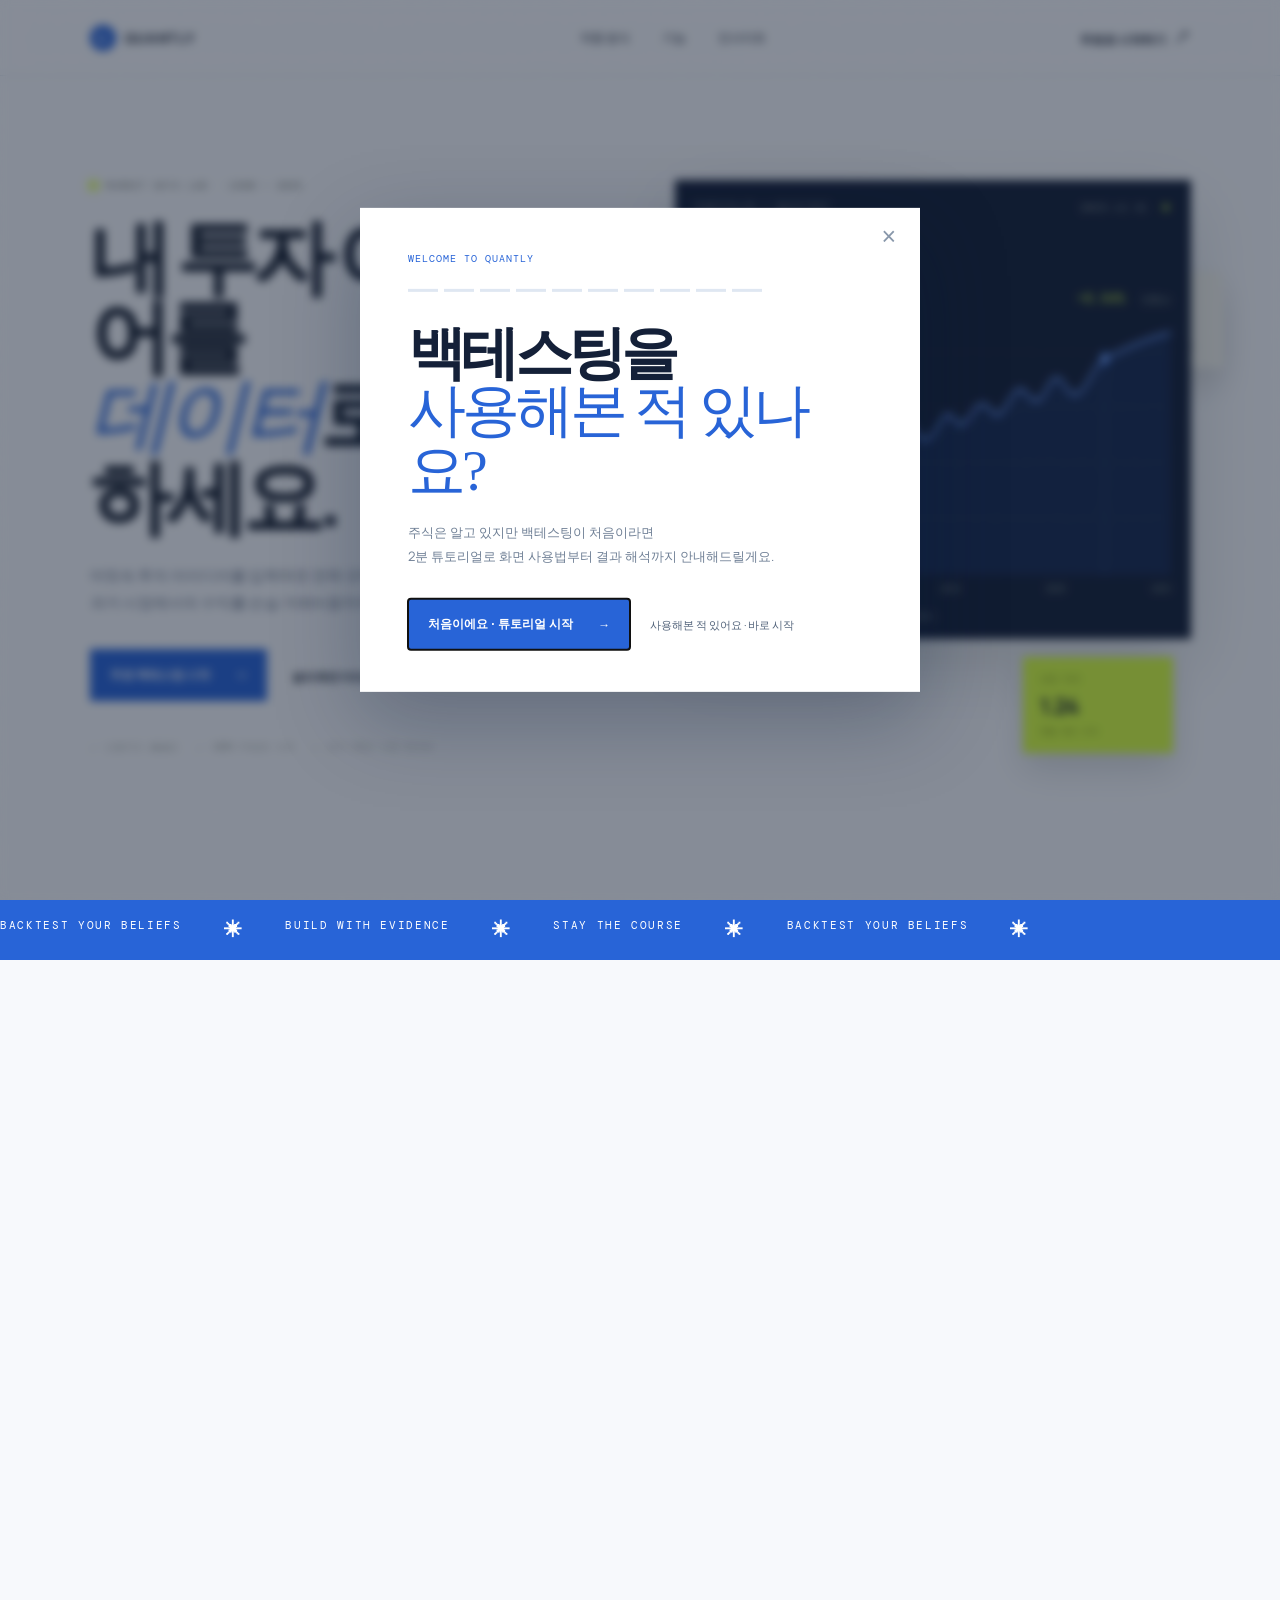
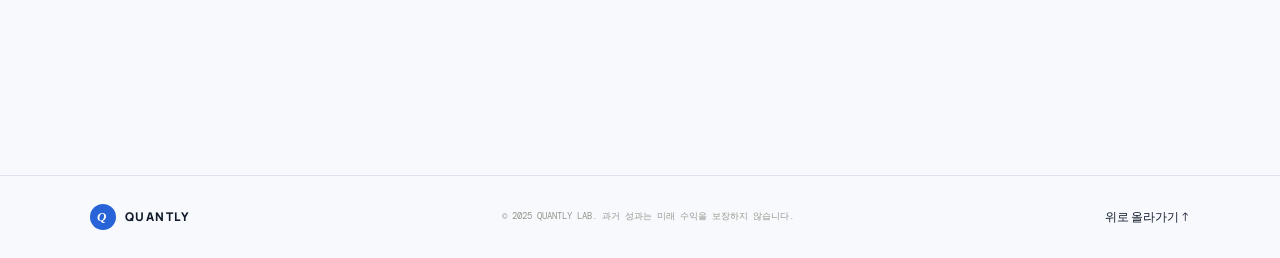
<file: stock/index.html>
<!doctype html>
<html lang="ko">
<head>
  <meta charset="UTF-8" />
  <meta name="viewport" content="width=device-width, initial-scale=1.0" />
  <meta name="description" content="감이 아니라 데이터로 투자하세요. 자산배분 전략을 과거 시장에 적용해 보는 무료 백테스팅 서비스." />
  <title>QUANTLY — 데이터로 검증하는 투자</title>
  <link rel="preconnect" href="https://fonts.googleapis.com" />
  <link rel="preconnect" href="https://fonts.gstatic.com" crossorigin />
  <link href="https://fonts.googleapis.com/css2?family=DM+Mono:wght@400;500&family=Manrope:wght@400;500;600;700;800&display=swap" rel="stylesheet" />
  <link rel="stylesheet" href="styles.css" />
  <link rel="stylesheet" href="overrides.css" />
</head>
<body class="landing-page">
  <div class="noise"></div>
  <div class="onboarding-backdrop" id="onboarding-backdrop" aria-hidden="true"></div>
  <section class="onboarding-modal" id="onboarding-modal" role="dialog" aria-modal="true" aria-labelledby="onboarding-title" hidden>
    <button class="onboarding-close" type="button" id="onboarding-close" aria-label="온보딩 닫기">×</button>
    <div class="onboarding-kicker">WELCOME TO QUANTLY</div>
    <div class="onboarding-progress" aria-label="온보딩 진행 상황"><i></i><i></i><i></i><i></i><i></i><i></i><i></i><i></i><i></i><i></i></div>
    <div class="onboarding-intro" id="onboarding-intro">
      <h2 id="onboarding-title">백테스팅을<br /><em>사용해본 적 있나요?</em></h2>
      <p>주식은 알고 있지만 백테스팅이 처음이라면<br />2분 튜토리얼로 화면 사용법부터 결과 해석까지 안내해드릴게요.</p>
      <div class="onboarding-actions">
        <button class="button button-primary" type="button" id="tutorial-start">처음이에요 · 튜토리얼 시작 <span>→</span></button>
        <a class="onboarding-skip" href="backtest.html" id="experienced-start">사용해본 적 있어요 · 바로 시작</a>
      </div>
    </div>
    <div class="tutorial-content" id="tutorial-content" hidden>
      <span class="tutorial-step-label" id="tutorial-step-label">01 / 10</span>
      <h2 id="tutorial-title"></h2>
      <p id="tutorial-description"></p>
      <div class="tutorial-example" id="tutorial-example"></div>
      <div class="tutorial-controls"><button class="onboarding-skip tutorial-skip" type="button" id="tutorial-skip">건너뛰기</button><button class="button button-primary" type="button" id="tutorial-next">다음 <span>→</span></button></div>
    </div>
  </section>
  <header class="site-header">
    <a class="brand" href="#top" aria-label="Quantly home"><span class="brand-mark">Q</span><span>QUANTLY</span></a>
    <nav class="nav-links" aria-label="주요 메뉴">
      <a href="#how">작동 방식</a>
      <a href="#features">기능</a>
      <a href="#insights">인사이트</a>
    </nav>
    <a class="nav-cta" href="#start">무료로 시작하기 <span>↗</span></a>
  </header>

  <main id="top">
    <section class="hero section-pad">
      <div class="hero-copy reveal">
        <div class="eyebrow"><span class="pulse"></span> MARKET DATA LAB · 1990 — 2025</div>
        <h1>내 투자 아이디어를<br /><em>데이터</em>로 검증하세요.</h1>
        <p class="hero-lede">머릿속 투자 아이디어를 입력하면 전략 규칙으로 정리하고,<br />과거 시장에서의 수익률·손실·거래비용까지 한 번에 확인합니다.</p>
        <div class="hero-actions">
          <a class="button button-primary" href="#start">무료 백테스팅 시작 <span>→</span></a>
          <a class="text-link" href="#preview">결과 화면 미리보기 <span>↓</span></a>
        </div>
        <div class="trust-row"><span>✓ 신용카드 불필요</span><span>✓ 100% 무료로 시작</span><span>✓ 과거 35년 시장 데이터</span></div>
      </div>

      <div class="hero-visual reveal reveal-delay-1" id="preview">
        <div class="chart-window">
          <div class="window-top"><span class="window-title">PORTFOLIO / BACKTEST</span><span class="window-date">2025.12.31 <b>●</b></span></div>
          <div class="chart-heading"><div><span class="muted-label">누적 수익률</span><strong>+286.41%</strong></div><div class="positive">+8.94% <small>연환산</small></div></div>
          <div class="chart-area">
            <div class="y-axis"><span>300%</span><span>200%</span><span>100%</span><span>0%</span><span>-50%</span></div>
            <svg class="performance-chart" viewBox="0 0 650 260" preserveAspectRatio="none" role="img" aria-label="백테스트 누적 수익률 차트">
              <defs><linearGradient id="fill" x1="0" x2="0" y1="0" y2="1"><stop offset="0" stop-color="#d7ff3f" stop-opacity=".26"/><stop offset="1" stop-color="#d7ff3f" stop-opacity="0"/></linearGradient></defs>
              <path class="grid" d="M0 28H650 M0 85H650 M0 143H650 M0 201H650" />
              <path class="area" d="M0 216 C26 211 45 193 65 204 S95 153 119 174 S148 119 169 143 S202 112 224 126 S248 84 275 112 S310 76 331 98 S360 65 384 88 S414 48 440 73 S470 33 494 63 S533 41 553 35 S602 16 650 8 V260 H0Z" />
              <path class="line" d="M0 216 C26 211 45 193 65 204 S95 153 119 174 S148 119 169 143 S202 112 224 126 S248 84 275 112 S310 76 331 98 S360 65 384 88 S414 48 440 73 S470 33 494 63 S533 41 553 35 S602 16 650 8" />
              <circle cx="553" cy="35" r="5" class="dot" /><line x1="553" y1="35" x2="553" y2="260" class="marker" />
            </svg>
            <div class="x-axis"><span>1990</span><span>2000</span><span>2010</span><span>2020</span><span>2025</span></div>
          </div>
          <div class="legend"><span><i class="lime-dot"></i> 내 포트폴리오</span><span><i class="grey-dot"></i> 벤치마크 (S&amp;P 500)</span></div>
        </div>
        <div class="float-card float-one"><span>최대 낙폭</span><strong>-18.2%</strong><small>시장에서 견딘 최악의 순간</small></div>
        <div class="float-card float-two"><span>샤프 지수</span><strong>1.24</strong><small>위험 대비 수익</small></div>
      </div>
    </section>

    <section class="ticker"><div class="ticker-track"><span>BACKTEST YOUR BELIEFS</span><b>✳</b><span>BUILD WITH EVIDENCE</span><b>✳</b><span>STAY THE COURSE</span><b>✳</b><span>BACKTEST YOUR BELIEFS</span><b>✳</b></div></section>

    <section class="intro section-pad reveal" id="how">
      <div class="section-kicker">01 / FROM IDEA TO EVIDENCE</div>
      <div class="intro-grid"><h2>생각에서 시작해<br /><em>검증된 숫자</em>로 끝납니다.</h2><div><p>“AI 관련 주식에 투자하고 싶어.” “하락장에는 채권으로 피하고 싶어.” 막연한 아이디어도 괜찮습니다.</p><p>QUANTLY가 투자 목적과 조건을 정리해 반복 가능한 규칙으로 바꾸고, 그 규칙이 과거 시장에서 실제로 어떻게 작동했는지 보여줍니다.</p><a class="arrow-link" href="#features">백테스트 과정 보기 <span>↗</span></a></div></div>
      <div class="process-flow"><div><b>01</b><strong>아이디어 입력</strong><span>원하는 투자 방식<br />자유롭게 설명</span></div><i>→</i><div><b>02</b><strong>전략 대화</strong><span>목표·기간·위험도<br />조건 구체화</span></div><i>→</i><div><b>03</b><strong>전략 캔버스</strong><span>자산·비중·리밸런싱<br />한눈에 정리</span></div><i>→</i><div><b>04</b><strong>맞춤 백테스트</strong><span>수익·손실·비용<br />과거 시장 검증</span></div></div>
    </section>

    <section class="dashboard-section section-pad" id="features">
      <div class="section-heading reveal"><div><div class="section-kicker">02 / THE WORKSPACE</div><h2>한눈에 보는<br /><em>전략의 모든 것.</em></h2></div><p>자산 비중을 정하고, 리밸런싱 주기를 선택하면<br />나머지는 데이터가 계산합니다.</p></div>
      <div class="dashboard reveal reveal-delay-1">
        <aside class="dash-side"><div class="dash-label">MY STRATEGY</div><div class="strategy-name">올웨더<br />포트폴리오</div><div class="side-rule"></div><button class="side-item active">성과 요약 <span>→</span></button><button class="side-item">자산 배분</button><button class="side-item">리스크 분석</button><button class="side-item">거래 내역</button><div class="side-bottom"><span>BACKTEST PERIOD</span><strong>1990.01 — 2025.12</strong><span>REBALANCING</span><strong>분기별</strong></div></aside>
        <div class="dash-main"><div class="dash-top"><div><span class="muted-label">연환산 수익률</span><strong>8.94%</strong><span class="delta">+2.1% vs benchmark</span></div><div class="mini-stats"><span>변동성 <b>9.82%</b></span><span>최대 낙폭 <b class="red">-18.2%</b></span><span>승률 <b>68.4%</b></span></div></div><div class="big-chart"><div class="chart-labels"><span>300%</span><span>200%</span><span>100%</span><span>0%</span></div><svg viewBox="0 0 820 270" preserveAspectRatio="none"><path class="dash-grid" d="M0 40H820 M0 105H820 M0 170H820 M0 235H820"/><path class="bench" d="M0 225 C52 224 88 190 126 213 S198 185 241 197 S296 164 340 180 S393 141 438 158 S507 116 552 142 S622 102 675 112 S740 75 820 62"/><path class="dash-line" d="M0 220 C30 212 71 167 113 194 S162 145 208 162 S267 106 302 143 S363 91 401 114 S463 57 493 99 S555 43 597 70 S658 39 688 57 S752 20 820 12"/></svg><div class="chart-years"><span>1990</span><span>2000</span><span>2010</span><span>2020</span><span>2025</span></div></div><div class="dash-bottom"><div><span class="muted-label">누적 수익</span><strong>+286.41%</strong></div><div><span class="muted-label">초기 투자금</span><strong>₩10,000,000</strong></div><div><span class="muted-label">최종 평가액</span><strong>₩38,641,000</strong></div><div class="dash-badge">실제 거래비용<br /><b>반영 완료</b></div></div></div>
      </div>
    </section>

    <section class="allocation section-pad reveal"><div class="section-kicker">03 / MAKE IT YOURS</div><div class="allocation-grid"><div><h2>내 전략을<br /><em>직접 설계하세요.</em></h2><p>주식, 채권, 금, 현금. 원하는 자산과 비중을 조합해 나만의 포트폴리오를 만드세요.</p><a class="button button-dark" href="#start">전략 만들어보기 <span>→</span></a></div><div class="allocation-card"><div class="alloc-top"><span>자산 배분</span><span>합계 <b>100%</b></span></div><div class="alloc-row"><div class="asset-name"><i class="asset-stock"></i><span>미국 주식 <small>VTI</small></span></div><strong>30%</strong><div class="bar"><i style="width:30%"></i></div></div><div class="alloc-row"><div class="asset-name"><i class="asset-bond"></i><span>미국 장기채 <small>TLT</small></span></div><strong>40%</strong><div class="bar"><i style="width:40%"></i></div></div><div class="alloc-row"><div class="asset-name"><i class="asset-gold"></i><span>금 <small>GLD</small></span></div><strong>15%</strong><div class="bar"><i style="width:15%"></i></div></div><div class="alloc-row"><div class="asset-name"><i class="asset-cash"></i><span>현금성 자산 <small>SHY</small></span></div><strong>15%</strong><div class="bar"><i style="width:15%"></i></div></div><div class="slider-row"><span>리밸런싱 주기</span><button class="period active">월간</button><button class="period">분기</button><button class="period">연간</button></div></div></div></section>

    <section class="stats-section" id="insights"><div class="section-pad stats-grid"><div class="reveal"><div class="section-kicker">04 / WHAT YOU GET</div><h2>수익률 그<br /><em>이상</em>을 보세요.</h2><p>전략이 실제 시장에서 어떻게 움직였는지, 끝까지 버틸 수 있는 전략인지 확인하세요.</p></div><div class="stats-cards reveal reveal-delay-1"><div class="stat-card"><span class="stat-number">35<span>년</span></span><span>검증 가능한<br />시장 데이터</span></div><div class="stat-card"><span class="stat-number">12<span>개</span></span><span>핵심 리스크<br />지표</span></div><div class="stat-card"><span class="stat-number">0<span>원</span></span><span>무료로 시작하는<br />첫 번째 백테스트</span></div></div></div></section>

    <section class="final-cta section-pad reveal" id="start"><div class="cta-orbit orbit-a"></div><div class="cta-orbit orbit-b"></div><div class="section-kicker">05 / YOUR NEXT MOVE</div><h2>투자하기 전에,<br /><em>먼저 검증하세요.</em></h2><p>당신의 투자 아이디어가 과거 시장에서 어떤 결과를 만들었는지<br />지금 무료로 확인해 보세요.</p><a class="button button-primary button-large" href="#top">무료 백테스팅 시작 <span>↗</span></a><small>회원가입 후 바로 시작 · 카드 등록 없음</small></section>
    <section class="compare-section section-pad reveal"><div class="section-kicker">03 / COMPARE THE OUTCOME</div><div class="compare-heading"><h2>수익률만 보지 말고,<br /><em>버틸 수 있는지</em> 비교하세요.</h2><p>같은 기간, 같은 초기 투자금으로 전략을 나란히 비교합니다.<br />과거 성과는 예시이며 미래 수익을 보장하지 않습니다.</p></div><div class="comparison-table"><div class="table-row table-head"><span>전략</span><span>연환산 수익률</span><span>변동성</span><span>최대 낙폭</span><span>최종 평가액</span></div><div class="table-row highlight"><span><i class="strategy-dot blue"></i> 내 올웨더 전략</span><strong>8.94%</strong><span>9.82%</span><span class="loss">-18.20%</span><strong>₩38,641,000</strong></div><div class="table-row"><span><i class="strategy-dot grey"></i> S&amp;P 500</span><strong>10.52%</strong><span>18.44%</span><span class="loss">-50.89%</span><strong>₩48,210,000</strong></div><div class="table-row"><span><i class="strategy-dot light"></i> 60/40 포트폴리오</span><strong>7.41%</strong><span>10.73%</span><span class="loss">-30.69%</span><strong>₩28,830,000</strong></div></div></section>

    <section class="backtest-lab section-pad reveal" id="backtest-lab"><div class="section-kicker">06 / TRY THE ENGINE</div><div class="lab-heading"><div><h2>아이디어를 입력하고<br /><em>직접 검증하세요.</em></h2><p>기본형 백테스팅부터 시작합니다. 실제 데이터 연결 전에도<br />전략의 계산 흐름과 결과 화면을 먼저 확인할 수 있습니다.</p></div><span class="demo-note">DEMO DATA · UI PROTOTYPE</span></div><div class="lab-shell"><form class="lab-controls" id="backtest-form"><label>종목<select id="ticker"><optgroup label="🇺🇸 미국 기업"><option value="AAPL">Apple · AAPL</option><option value="MSFT">Microsoft · MSFT</option><option value="GOOGL">Alphabet · GOOGL</option><option value="AMZN">Amazon · AMZN</option><option value="NVDA">NVIDIA · NVDA</option><option value="TSLA">Tesla · TSLA</option><option value="META">Meta · META</option><option value="KO">Coca-Cola · KO</option><option value="MCD">McDonald's · MCD</option><option value="WMT">Walmart · WMT</option></optgroup><optgroup label="🇰🇷 한국 기업"><option value="005930">삼성전자 · 005930</option><option value="000660">SK하이닉스 · 000660</option><option value="035420">NAVER · 035420</option><option value="005380">현대차 · 005380</option><option value="051910">LG화학 · 051910</option><option value="035720">카카오 · 035720</option><option value="068270">셀트리온 · 068270</option><option value="006400">삼성SDI · 006400</option><option value="003670">포스코퓨처엠 · 003670</option><option value="028260">삼성물산 · 028260</option></optgroup></select></label><label>투자 전략<select id="strategy"><option value="lump">A · 처음에 한 번 투자하기</option><option value="dca">B · 매달 일정 금액 투자하기</option><option value="sma">C · 20일 이동평균 돌파</option></select></label><div class="lab-input-grid"><label>초기 자금<input id="capital" type="number" value="10000000" min="0" step="100000" /></label><label>월 투자금<input id="monthly" type="number" value="300000" min="0" step="10000" /></label></div><div class="lab-input-grid"><label>거래 수수료 (%)<input id="fee" type="number" value="0.1" min="0" step="0.05" /></label><label>검증 기간<select id="years"><option value="5">최근 5년</option><option value="10" selected>최근 10년</option><option value="15">최근 15년</option></select></label></div><button class="button button-primary lab-submit" type="submit">백테스트 실행 <span>→</span></button><p class="lab-disclaimer">※ 교육용 데모 계산입니다. 투자 권유가 아니며, 실제 성과는 데이터 제공처·배당·세금·체결 방식에 따라 달라집니다.</p></form><div class="lab-results"><div class="results-top"><div><span class="muted-label">최종 평가금액</span><strong id="result-value">₩18,641,000</strong><span class="result-positive" id="result-return">+86.41%</span></div><span class="result-tag" id="result-label">Apple · AAPL</span></div><canvas id="backtest-chart" width="800" height="290" aria-label="백테스트 자산 변화 그래프"></canvas><div class="result-metrics"><div><span>총 투자금</span><strong id="result-invested">₩10,000,000</strong></div><div><span>수익금</span><strong id="result-profit">₩8,641,000</strong></div><div><span>최대 낙폭</span><strong class="loss" id="result-mdd">-18.20%</strong></div><div><span>거래 횟수</span><strong id="result-trades">1회</strong></div></div></div></div></section>
    <section class="engine-overview section-pad reveal" id="engine-overview"><div class="section-kicker">06 / HOW THE ENGINE WORKS</div><div class="engine-heading"><h2>백테스팅은<br /><em>네 가지 기능</em>으로 완성됩니다.</h2><p>주가 데이터를 읽고, 투자 규칙을 적용하고,<br />그 결과를 이해하기 쉬운 숫자와 차트로 보여줍니다.</p></div><div class="engine-grid"><article class="engine-card"><span class="engine-number">01</span><div class="engine-icon">◌</div><h3>주가 데이터</h3><p>시가·고가·저가·종가·거래량을 날짜별로 쌓아 과거 시장을 재현합니다.</p><div class="data-preview"><span>DATE</span><span>OPEN</span><span>CLOSE</span><b>2020.01.02</b><b>55,200</b><b>55,200</b></div></article><article class="engine-card"><span class="engine-number">02</span><div class="engine-icon">↗</div><h3>투자 전략</h3><p>한 번 투자하기, 매달 적립하기, 이동평균선 돌파처럼 원하는 규칙을 선택합니다.</p><div class="rule-chip">IF PRICE &gt; MA(20)<br /><strong>THEN BUY</strong></div></article><article class="engine-card"><span class="engine-number">03</span><div class="engine-icon">∑</div><h3>백테스팅 엔진</h3><p>거래일을 순서대로 확인하며 현금·보유 수량·수수료를 계산합니다.</p><div class="engine-equation">100주 × ₩12,000<br /><strong>= ₩1,200,000</strong></div></article><article class="engine-card"><span class="engine-number">04</span><div class="engine-icon">▥</div><h3>결과 화면</h3><p>수익률뿐 아니라 최종 자산, 수익금, 최대 낙폭, 거래 횟수까지 확인합니다.</p><div class="result-chip"><strong>+80.00%</strong><span>최대 낙폭 -30.00%</span></div></article></div></section>
  </main>
  <footer class="footer section-pad"><a class="brand" href="#top"><span class="brand-mark">Q</span><span>QUANTLY</span></a><span>© 2025 QUANTLY LAB. 과거 성과는 미래 수익을 보장하지 않습니다.</span><a href="#top">위로 올라가기 ↑</a></footer>
  <script src="script.js?v=rebalance-2"></script>
  <script src="backtester.js?v=engine-2"></script>
</body>
</html>
</file>
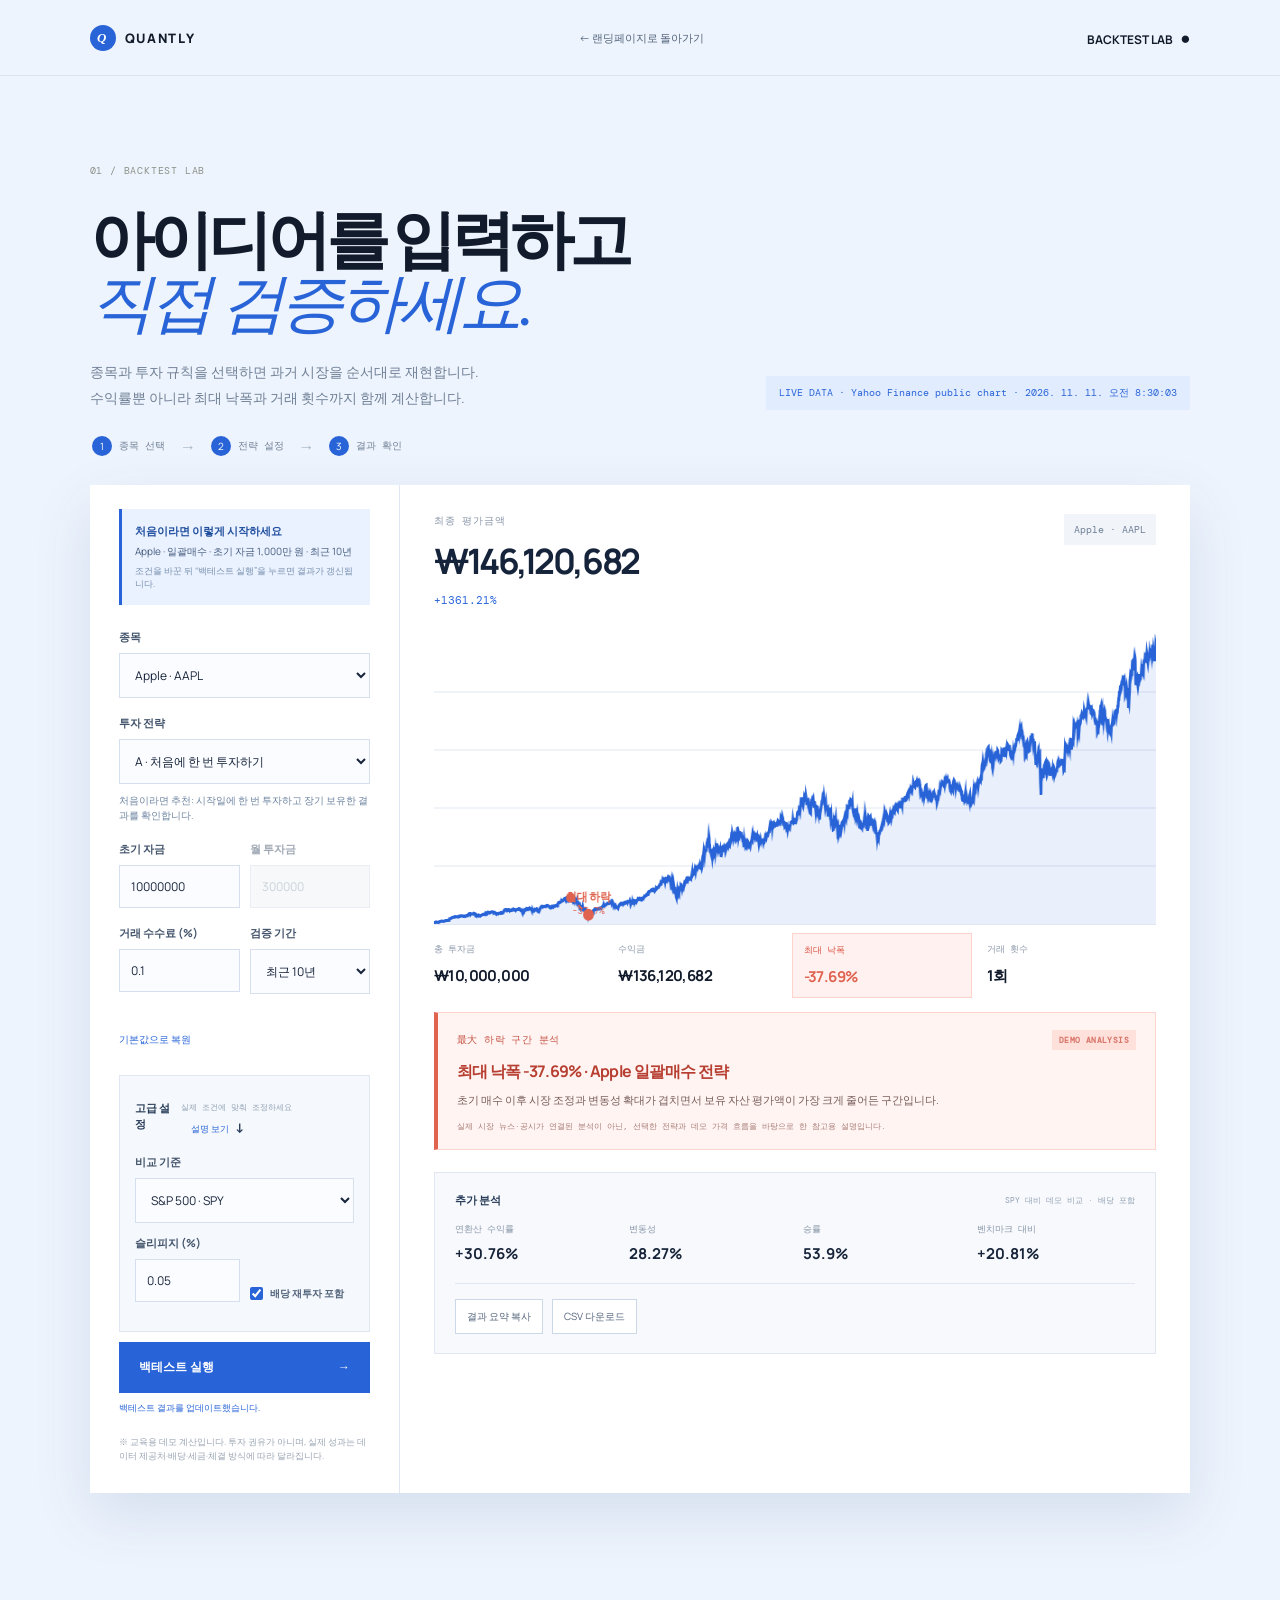
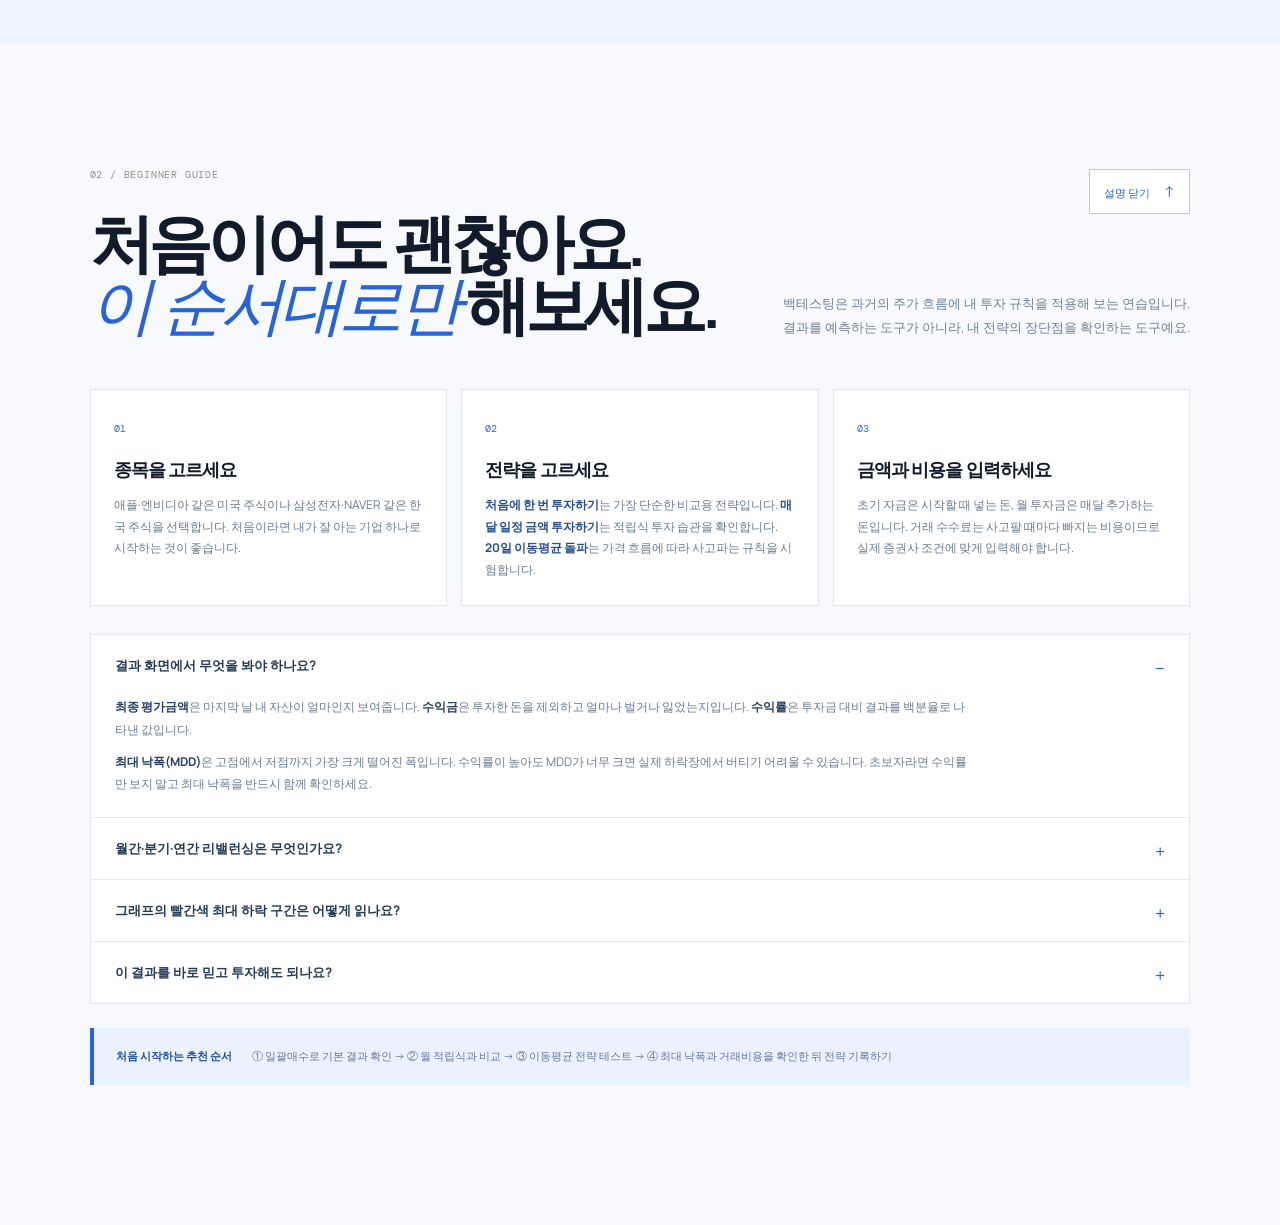
<file: stock/backtest.html>
<!doctype html>
<html lang="ko">
<head>
  <meta charset="UTF-8" />
  <meta name="viewport" content="width=device-width, initial-scale=1.0" />
  <title>QUANTLY Backtest — 전략 실행</title>
  <link rel="preconnect" href="https://fonts.googleapis.com" />
  <link rel="preconnect" href="https://fonts.gstatic.com" crossorigin />
  <link href="https://fonts.googleapis.com/css2?family=DM+Mono:wght@400;500&family=Manrope:wght@400;500;600;700;800&display=swap" rel="stylesheet" />
  <link rel="stylesheet" href="styles.css" />
  <link rel="stylesheet" href="overrides.css" />
</head>
<body class="feature-page">
  <header class="site-header">
    <a class="brand" href="index.html" aria-label="Quantly home"><span class="brand-mark">Q</span><span>QUANTLY</span></a>
    <a class="back-home" href="index.html">← 랜딩페이지로 돌아가기</a>
    <span class="nav-cta">BACKTEST LAB <span>●</span></span>
  </header>
  <main>
    <section class="backtest-lab standalone-lab section-pad" id="backtest-lab"><div class="section-kicker">01 / BACKTEST LAB</div><div class="lab-heading"><div><h2>아이디어를 입력하고<br /><em>직접 검증하세요.</em></h2><p>종목과 투자 규칙을 선택하면 과거 시장을 순서대로 재현합니다.<br />수익률뿐 아니라 최대 낙폭과 거래 횟수까지 함께 계산합니다.</p></div><span class="demo-note">DEMO DATA · UI PROTOTYPE</span></div><div class="lab-shell"><form class="lab-controls" id="backtest-form"><label>종목<select id="ticker"><optgroup label="🇺🇸 미국 기업"><option value="AAPL">Apple · AAPL</option><option value="MSFT">Microsoft · MSFT</option><option value="GOOGL">Alphabet · GOOGL</option><option value="AMZN">Amazon · AMZN</option><option value="NVDA">NVIDIA · NVDA</option><option value="TSLA">Tesla · TSLA</option><option value="META">Meta · META</option><option value="KO">Coca-Cola · KO</option><option value="MCD">McDonald's · MCD</option><option value="WMT">Walmart · WMT</option></optgroup><optgroup label="🇰🇷 한국 기업"><option value="005930">삼성전자 · 005930</option><option value="000660">SK하이닉스 · 000660</option><option value="035420">NAVER · 035420</option><option value="005380">현대차 · 005380</option><option value="051910">LG화학 · 051910</option><option value="035720">카카오 · 035720</option><option value="068270">셀트리온 · 068270</option><option value="006400">삼성SDI · 006400</option><option value="003670">포스코퓨처엠 · 003670</option><option value="028260">삼성물산 · 028260</option></optgroup></select></label><label>투자 전략<select id="strategy"><option value="lump">A · 처음에 한 번 투자하기</option><option value="dca">B · 매달 일정 금액 투자하기</option><option value="sma">C · 20일 이동평균 돌파</option></select></label><div class="lab-input-grid"><label>초기 자금<input id="capital" type="number" value="10000000" min="0" step="100000" /></label><label>월 투자금<input id="monthly" type="number" value="300000" min="0" step="10000" /></label></div><div class="lab-input-grid"><label>거래 수수료 (%)<input id="fee" type="number" value="0.1" min="0" step="0.05" /></label><label>검증 기간<select id="years"><option value="5">최근 5년</option><option value="10" selected>최근 10년</option><option value="15">최근 15년</option></select></label></div><button class="button button-primary lab-submit" type="submit">백테스트 실행 <span>→</span></button><p class="lab-disclaimer">※ 교육용 데모 계산입니다. 투자 권유가 아니며, 실제 성과는 데이터 제공처·배당·세금·체결 방식에 따라 달라집니다.</p></form><div class="lab-results"><div class="results-top"><div><span class="muted-label">최종 평가금액</span><strong id="result-value">₩18,641,000</strong><span class="result-positive" id="result-return">+86.41%</span></div><span class="result-tag" id="result-label">Apple · AAPL</span></div><canvas id="backtest-chart" width="800" height="290" aria-label="백테스트 자산 변화 그래프"></canvas><div class="result-metrics"><div><span>총 투자금</span><strong id="result-invested">₩10,000,000</strong></div><div><span>수익금</span><strong id="result-profit">₩8,641,000</strong></div><div><span>최대 낙폭</span><strong class="loss" id="result-mdd">-18.20%</strong></div><div><span>거래 횟수</span><strong id="result-trades">1회</strong></div></div></div></div></section>
    <section class="beginner-guide section-pad" id="guide"><div class="section-kicker">02 / BEGINNER GUIDE</div><div class="guide-heading"><h2>처음이어도 괜찮아요.<br /><em>이 순서대로만</em> 해보세요.</h2><p>백테스팅은 과거의 주가 흐름에 내 투자 규칙을 적용해 보는 연습입니다.<br />결과를 예측하는 도구가 아니라, 내 전략의 장단점을 확인하는 도구예요.</p></div><div class="guide-steps"><div class="guide-step"><b>01</b><h3>종목을 고르세요</h3><p>애플·엔비디아 같은 미국 주식이나 삼성전자·NAVER 같은 한국 주식을 선택합니다. 처음이라면 내가 잘 아는 기업 하나로 시작하는 것이 좋습니다.</p></div><div class="guide-step"><b>02</b><h3>전략을 고르세요</h3><p><strong>처음에 한 번 투자하기</strong>는 가장 단순한 비교용 전략입니다. <strong>매달 일정 금액 투자하기</strong>는 적립식 투자 습관을 확인합니다. <strong>20일 이동평균 돌파</strong>는 가격 흐름에 따라 사고파는 규칙을 시험합니다.</p></div><div class="guide-step"><b>03</b><h3>금액과 비용을 입력하세요</h3><p>초기 자금은 시작할 때 넣는 돈, 월 투자금은 매달 추가하는 돈입니다. 거래 수수료는 사고팔 때마다 빠지는 비용이므로 실제 증권사 조건에 맞게 입력해야 합니다.</p></div></div><div class="guide-details"><details open><summary>결과 화면에서 무엇을 봐야 하나요?</summary><div class="detail-content"><p><strong>최종 평가금액</strong>은 마지막 날 내 자산이 얼마인지 보여줍니다. <strong>수익금</strong>은 투자한 돈을 제외하고 얼마나 벌거나 잃었는지입니다. <strong>수익률</strong>은 투자금 대비 결과를 백분율로 나타낸 값입니다.</p><p><strong>최대 낙폭(MDD)</strong>은 고점에서 저점까지 가장 크게 떨어진 폭입니다. 수익률이 높아도 MDD가 너무 크면 실제 하락장에서 버티기 어려울 수 있습니다. 초보자라면 수익률만 보지 말고 최대 낙폭을 반드시 함께 확인하세요.</p></div></details><details><summary>월간·분기·연간 리밸런싱은 무엇인가요?</summary><div class="detail-content"><p>리밸런싱은 자산 비중이 목표에서 벗어났을 때 다시 맞추는 작업입니다. 월간은 변화에 빠르게 대응하지만 거래가 잦아질 수 있고, 연간은 관리가 단순하지만 시장 변화에 늦게 대응할 수 있습니다. 어느 주기가 무조건 좋은 것이 아니라, 거래비용과 내가 지킬 수 있는 규칙을 함께 봐야 합니다.</p></div></details><details><summary>그래프의 빨간색 최대 하락 구간은 어떻게 읽나요?</summary><div class="detail-content"><p>그래프의 빨간 점선은 백테스트 기간 중 자산이 가장 크게 줄어든 구간을 뜻합니다. 시작점은 하락이 시작된 고점, 끝점은 가장 낮았던 저점입니다. 마우스를 올리면 해당 시점의 자산가치와 기준 주가를 확인할 수 있습니다.</p></div></details><details><summary>이 결과를 바로 믿고 투자해도 되나요?</summary><div class="detail-content"><p>아니요. 백테스트는 과거 데이터를 이용한 시뮬레이션입니다. 실제 투자에서는 배당금, 세금, 환율, 체결 가격, 거래 지연, 상장폐지 종목 문제가 결과를 바꿀 수 있습니다. 이 페이지의 데모 데이터는 사용 흐름을 보여주기 위한 것이므로, 실제 투자 전에는 검증된 데이터와 원본 거래내역을 다시 확인하세요.</p></div></details></div><div class="guide-callout"><strong>처음 시작하는 추천 순서</strong><span>① 일괄매수로 기본 결과 확인 → ② 월 적립식과 비교 → ③ 이동평균 전략 테스트 → ④ 최대 낙폭과 거래비용을 확인한 뒤 전략 기록하기</span></div></section>
  </main>
  <script src="data/backtest-config.js?v=baseline-1"></script>
  <script src="backtester.js?v=engine-10"></script>
</body>
</html>
</file>
<file: stock/styles.css>
:root{--bg:#f2f1ec;--ink:#121411;--muted:#777a72;--line:#d3d5cc;--lime:#d7ff3f;--dark:#18201b;--red:#ff7b62}*{box-sizing:border-box}html{scroll-behavior:smooth}body{margin:0;background:var(--bg);color:var(--ink);font-family:Manrope,Arial,sans-serif;overflow-x:hidden}.noise{position:fixed;inset:0;opacity:.035;pointer-events:none;z-index:20;background-image:url("data:image/svg+xml,%3Csvg viewBox='0 0 180 180' xmlns='http://www.w3.org/2000/svg'%3E%3Cfilter id='n'%3E%3CfeTurbulence type='fractalNoise' baseFrequency='.85' numOctaves='3' stitchTiles='stitch'/%3E%3C/filter%3E%3Crect width='100%25' height='100%25' filter='url(%23n)' opacity='.6'/%3E%3C/svg%3E")}.section-pad{padding-left:clamp(24px,7vw,112px);padding-right:clamp(24px,7vw,112px)}.site-header{height:76px;padding:0 clamp(24px,7vw,112px);display:flex;align-items:center;justify-content:space-between;border-bottom:1px solid var(--line);position:sticky;top:0;background:rgba(242,241,236,.86);backdrop-filter:blur(14px);z-index:10}.brand{display:flex;align-items:center;gap:9px;color:var(--ink);text-decoration:none;font-size:13px;font-weight:800;letter-spacing:.13em}.brand-mark{display:grid;place-items:center;width:26px;height:26px;background:var(--ink);color:var(--lime);font-size:13px;border-radius:50%;font-family:Georgia,serif;font-style:italic}.nav-links{display:flex;gap:32px;margin-left:70px}.nav-links a,.nav-cta,.footer a{font-size:12px;color:var(--ink);text-decoration:none}.nav-links a:hover,.text-link:hover,.arrow-link:hover{color:#829b00}.nav-cta{font-weight:700}.nav-cta span{font-size:17px;margin-left:5px}.hero{min-height:calc(100vh - 76px);display:grid;grid-template-columns:1fr 1.04fr;align-items:center;gap:7vw;padding-top:76px;padding-bottom:92px}.eyebrow,.section-kicker,.dash-label,.window-title,.muted-label,.window-date,.legend,.side-bottom,.alloc-top,.slider-row,.trust-row{font-family:"DM Mono",monospace;text-transform:uppercase;letter-spacing:.08em;font-size:10px}.eyebrow{display:flex;align-items:center;gap:9px;color:#64685f;margin-bottom:24px}.pulse{width:7px;height:7px;background:var(--lime);border-radius:50%;box-shadow:0 0 0 5px rgba(215,255,63,.24)}h1,h2,p{margin-top:0}h1{font-size:clamp(52px,6.4vw,98px);line-height:.96;letter-spacing:-.075em;margin-bottom:27px;font-weight:700}h1 em,h2 em{font-family:Georgia,serif;font-weight:400;letter-spacing:-.07em}h1 em{color:#8aa300}.hero-lede{font-size:15px;line-height:1.8;color:#60645d;margin-bottom:33px}.hero-actions{display:flex;align-items:center;gap:25px}.button{display:inline-flex;gap:25px;align-items:center;text-decoration:none;padding:17px 20px;font-size:12px;font-weight:700;transition:transform .25s,background .25s}.button:hover{transform:translateY(-3px)}.button-primary{color:var(--ink);background:var(--lime)}.button-primary:hover{background:#e4ff76}.button-dark{color:#fff;background:var(--dark)}.button-large{padding:21px 28px;font-size:13px}.text-link,.arrow-link{font-size:11px;text-decoration:none;color:var(--ink);font-weight:700}.text-link span,.arrow-link span{padding-left:8px;font-size:16px}.trust-row{display:flex;gap:17px;color:#979a91;margin-top:40px;font-size:9px}.chart-window{background:#1c251f;color:#f2f3e9;padding:18px 20px 15px;box-shadow:0 25px 65px rgba(23,33,25,.15);position:relative;z-index:2}.window-top,.chart-heading,.legend,.dash-top,.dash-bottom,.alloc-top,.slider-row{display:flex;justify-content:space-between;align-items:center}.window-title{color:#a0a69d}.window-date{color:#a0a69d}.window-date b{color:var(--lime);font-size:13px;margin-left:7px}.chart-heading{align-items:flex-end;padding:28px 0 18px}.muted-label{display:block;color:#899088;margin-bottom:9px}.chart-heading strong{font-size:30px;letter-spacing:-.06em}.positive{font-family:"DM Mono",monospace;color:var(--lime);font-size:13px}.positive small{color:#8e978d;margin-left:8px;font-size:10px}.chart-area{position:relative;padding-left:35px}.y-axis{position:absolute;left:0;top:0;bottom:20px;display:flex;flex-direction:column;justify-content:space-between;font:9px "DM Mono",monospace;color:#7b867d}.performance-chart{display:block;width:100%;height:250px}.grid,.dash-grid{stroke:#3a453c;stroke-width:1;stroke-dasharray:2 4;fill:none}.area{fill:url(#fill)}.line{fill:none;stroke:var(--lime);stroke-width:3}.dot{fill:var(--lime);stroke:#243025;stroke-width:4}.marker{stroke:#9aad3a;stroke-width:1;stroke-dasharray:2 5}.x-axis,.chart-years{display:flex;justify-content:space-between;color:#7b867d;font:9px "DM Mono",monospace;padding-top:8px}.legend{justify-content:flex-start;gap:21px;color:#828b84;padding-top:15px}.legend i{display:inline-block;width:7px;height:7px;border-radius:50%;margin-right:5px}.lime-dot{background:var(--lime)}.grey-dot{background:#6b7770}.float-card{position:absolute;background:#f7f7f1;padding:16px 17px;box-shadow:0 16px 35px rgba(22,29,22,.14);display:flex;flex-direction:column;gap:5px;width:150px}.float-card span,.float-card small{font:9px "DM Mono",monospace;color:#81877e;text-transform:uppercase}.float-card strong{font-size:22px;letter-spacing:-.04em}.float-card small{font-size:8px;text-transform:none}.float-one{right:-26px;top:20%}.float-two{left:-28px;bottom:7%;background:var(--lime)}.float-two span,.float-two small{color:#5f7110}.ticker{overflow:hidden;background:var(--dark);color:var(--lime);padding:18px 0;white-space:nowrap}.ticker-track{display:flex;gap:42px;width:max-content;animation:marquee 22s linear infinite;font:11px "DM Mono",monospace;letter-spacing:.15em}.ticker-track b{font-size:18px}@keyframes marquee{to{transform:translateX(-50%)}}.intro{padding-top:150px;padding-bottom:145px}.section-kicker{color:#8c9188;margin-bottom:30px}.intro-grid{display:grid;grid-template-columns:1.15fr .85fr;gap:10vw}.intro h2,.section-heading h2,.allocation h2,.stats-section h2{font-size:clamp(43px,5.2vw,78px);line-height:.98;letter-spacing:-.08em;margin:0}.intro h2 em,.section-heading h2 em,.allocation h2 em,.stats-section h2 em,.final-cta h2 em{color:#879a11}.intro-grid>div{max-width:390px;padding-top:10px}.intro p,.allocation p,.stats-section p{color:#686c64;line-height:1.85;font-size:14px}.intro p+p{margin-top:17px}.arrow-link{display:inline-block;margin-top:23px}.dashboard-section{background:#e6e6de;padding-top:125px;padding-bottom:130px}.section-heading{display:flex;justify-content:space-between;align-items:end;margin-bottom:55px}.section-heading>p{font-size:12px;line-height:1.7;color:#777d73;margin:0}.dashboard{display:grid;grid-template-columns:205px 1fr;background:#fff;min-height:505px;box-shadow:0 20px 50px rgba(50,55,44,.1)}.dash-side{background:var(--dark);color:#fff;padding:28px 20px;display:flex;flex-direction:column}.dash-label{color:#9aa59c;margin-bottom:25px}.strategy-name{font-size:21px;line-height:1.05;letter-spacing:-.06em}.side-rule{height:1px;background:#3c4940;margin:27px 0 19px}.side-item{border:0;background:transparent;color:#909b91;text-align:left;font:11px Manrope;padding:11px 0;cursor:pointer}.side-item span{float:right}.side-item.active{color:var(--lime);font-weight:700}.side-bottom{margin-top:auto;display:flex;flex-direction:column;gap:7px;color:#849087;font-size:8px}.side-bottom strong{font-family:Manrope;color:#e0e6da;font-size:10px;margin-bottom:13px}.dash-main{padding:30px 34px 24px;min-width:0}.dash-top{align-items:start}.dash-top strong{display:block;font-size:31px;letter-spacing:-.06em}.delta{display:inline-block;color:#81961b;font:9px "DM Mono",monospace;margin-top:8px}.mini-stats{display:flex;gap:25px;font:9px "DM Mono",monospace;color:#8a9087}.mini-stats span{display:flex;flex-direction:column;gap:8px}.mini-stats b{font:700 14px Manrope;color:#31362f}.mini-stats b.red{color:#d56450}.big-chart{margin-top:28px;position:relative;padding-left:40px}.big-chart svg{width:100%;height:245px;background:repeating-linear-gradient(to bottom,transparent 0,transparent 64px,transparent 65px)}.chart-labels{position:absolute;top:0;left:0;bottom:26px;display:flex;flex-direction:column;justify-content:space-between;font:9px "DM Mono",monospace;color:#979c93}.dash-grid{stroke:#e1e3dc;stroke-dasharray:2 4}.bench{fill:none;stroke:#c2c9bd;stroke-width:2;stroke-dasharray:4 4}.dash-line{fill:none;stroke:#7d9715;stroke-width:3}.dash-bottom{border-top:1px solid #e0e1da;margin-top:26px;padding-top:17px}.dash-bottom strong{font-size:16px;letter-spacing:-.05em}.dash-badge{background:#eff8bb;padding:8px 12px;font:9px "DM Mono",monospace;color:#728517}.dash-badge b{font:700 10px Manrope;color:#485e00}.allocation{padding-top:150px;padding-bottom:160px}.allocation-grid{display:grid;grid-template-columns:.86fr 1.14fr;gap:11vw;align-items:center}.allocation h2{margin-bottom:27px}.allocation p{max-width:320px;margin-bottom:30px}.allocation-card{background:#fff;padding:28px 31px;box-shadow:0 20px 45px rgba(44,49,38,.1)}.alloc-top{padding-bottom:22px;border-bottom:1px solid #e3e4dc;color:#686e65}.alloc-top b{color:#839814}.alloc-row{display:grid;grid-template-columns:1fr 42px;gap:10px;margin:23px 0 20px}.asset-name{display:flex;align-items:center;gap:10px;font-size:12px;font-weight:700}.asset-name i{width:11px;height:11px;border-radius:50%}.asset-name small{display:block;font:9px "DM Mono",monospace;color:#969b92;margin-top:3px}.asset-stock{background:#9aaa26}.asset-bond{background:#c9cfc4}.asset-gold{background:#d2b647}.asset-cash{background:#263329}.alloc-row>strong{font:12px "DM Mono",monospace;text-align:right}.bar{grid-column:1 / -1;background:#eceee7;height:4px}.bar i{display:block;height:100%;background:#9aaa26}.alloc-row:nth-of-type(3) .bar i{background:#d2b647}.alloc-row:nth-of-type(4) .bar i{background:#28392a}.slider-row{border-top:1px solid #e3e4dc;margin-top:29px;padding-top:20px;text-transform:none;color:#767c74}.period{border:0;background:transparent;padding:5px 8px;color:#868c84;font:10px Manrope;cursor:pointer}.period.active{background:var(--dark);color:var(--lime)}.stats-section{background:var(--dark);color:#fff;padding-top:128px;padding-bottom:128px}.stats-grid{display:grid;grid-template-columns:.75fr 1.25fr;gap:12vw}.stats-section .section-kicker{color:#89978b}.stats-section p{color:#a1aba0;max-width:300px;margin-top:30px}.stats-cards{display:grid;grid-template-columns:repeat(3,1fr);gap:12px;align-self:end}.stat-card{border-top:1px solid #526058;padding-top:18px;display:flex;flex-direction:column;gap:50px;color:#a8b0a6;font-size:11px;line-height:1.5}.stat-number{font-size:65px;line-height:.9;letter-spacing:-.08em;color:var(--lime)}.stat-number span{font-size:16px;letter-spacing:0;margin-left:5px}.final-cta{position:relative;overflow:hidden;text-align:center;padding-top:160px;padding-bottom:170px}.final-cta .section-kicker{position:relative}.final-cta h2{position:relative;font-size:clamp(51px,7vw,100px);line-height:.91;letter-spacing:-.08em;margin:0 0 28px}.final-cta p{position:relative;color:#6f746c;line-height:1.8;font-size:14px;margin-bottom:32px}.final-cta .button{position:relative}.final-cta small{display:block;position:relative;color:#969b92;font:9px "DM Mono",monospace;margin-top:19px}.cta-orbit{position:absolute;border:1px solid #d9dfb8;border-radius:50%;width:680px;height:320px;left:50%;top:51%;transform:translate(-50%,-50%) rotate(-12deg);pointer-events:none}.orbit-b{width:900px;height:430px;transform:translate(-50%,-50%) rotate(18deg);border-color:#e2e5d8}.footer{border-top:1px solid var(--line);display:flex;align-items:center;justify-content:space-between;padding-top:28px;padding-bottom:28px}.footer>span{font:9px "DM Mono",monospace;color:#92978e}.reveal{opacity:0;transform:translateY(32px);transition:opacity .8s ease,transform .8s ease}.reveal.visible{opacity:1;transform:none}.reveal-delay-1{transition-delay:.14s}@media(max-width:850px){.site-header{height:66px}.nav-links{display:none}.hero{grid-template-columns:1fr;padding-top:74px}.hero h1{font-size:clamp(54px,14vw,86px)}.hero-visual{margin-top:30px}.float-one{right:-8px}.float-two{left:-8px}.intro-grid,.allocation-grid,.stats-grid{grid-template-columns:1fr;gap:55px}.dashboard{grid-template-columns:1fr}.dash-side{min-height:220px}.side-bottom{display:none}.dash-main{padding:25px 20px}.mini-stats{gap:10px}.section-heading{display:block}.section-heading>p{margin-top:25px}.stats-cards{gap:20px}.final-cta{padding-top:120px}.footer{gap:18px;flex-wrap:wrap}.footer>span{order:3;width:100%}}@media(max-width:520px){.hero-actions{align-items:flex-start;flex-direction:column;gap:20px}.trust-row{flex-wrap:wrap;line-height:1.5}.chart-heading strong{font-size:25px}.float-card{width:125px;padding:12px}.float-card strong{font-size:18px}.window-title{font-size:8px}.performance-chart{height:195px}.legend{font-size:8px;gap:8px}.dashboard-section,.allocation,.stats-section{padding-top:90px;padding-bottom:90px}.dashboard{min-height:0}.dash-top{display:block}.mini-stats{margin-top:25px}.dash-bottom{gap:13px;flex-wrap:wrap}.dash-bottom>div{min-width:40%}.allocation-card{padding:22px 18px}.stats-cards{grid-template-columns:1fr 1fr}.stats-cards .stat-card:last-child{grid-column:span 2}.stat-number{font-size:50px}.final-cta h2{font-size:55px}.footer{font-size:10px}.footer .brand{margin-bottom:5px}}
</file>
<file: stock/overrides.css>
:root{--bg:#f7f9fc;--ink:#121b2b;--muted:#6d7788;--line:#dce3ed;--blue:#2864d7;--blue-soft:#eaf1ff;--dark:#142038;--red:#df634f}
.landing-page .backtest-lab{display:none}.feature-page{background:#eef4fd}.feature-page .site-header{background:rgba(238,244,253,.9)}.standalone-lab{min-height:calc(100vh - 76px);padding-top:88px!important}.standalone-lab .lab-heading{max-width:1100px;margin-left:auto;margin-right:auto}.standalone-lab .lab-shell{max-width:1100px;margin:0 auto}.back-home{font-size:11px;color:#52637a;text-decoration:none}.back-home:hover{color:var(--blue)}
body{background:var(--bg);color:var(--ink)}.site-header{background:rgba(247,249,252,.88);border-color:var(--line)}.brand-mark{background:var(--blue);color:#fff}.nav-links a:hover,.text-link:hover,.arrow-link:hover{color:var(--blue)}h1 em,h2 em{color:var(--blue)!important}.button-primary{background:var(--blue);color:#fff}.button-primary:hover{background:#174fae}.button-dark{background:var(--dark)}.hero-lede,.intro p,.allocation p,.stats-section p{color:#667286}.chart-window{background:#142038}.chart-heading strong{color:#fff}.line{stroke:#6d9cff}.area{fill:#2864d7;fill-opacity:.15}.dot{fill:#fff;stroke:#2864d7}.marker{stroke:#6d9cff}.ticker{background:var(--blue);color:#fff}.dashboard-section{background:#edf3fb}.dashboard{box-shadow:0 20px 50px rgba(26,62,117,.12)}.dash-line{stroke:var(--blue)}.delta{color:var(--blue)}.dash-badge{background:var(--blue-soft);color:var(--blue)}.dash-badge b{color:var(--blue)}.allocation-card{box-shadow:0 20px 45px rgba(26,62,117,.1)}.asset-stock,.bar i{background:var(--blue)}.period.active{background:var(--blue);color:#fff}.stats-section{background:var(--dark)}.stat-number{color:#8ab2ff}.process-flow{display:grid;grid-template-columns:1fr auto 1fr auto 1fr auto 1fr;align-items:center;gap:22px;margin-top:85px;border-top:1px solid var(--line);padding-top:28px}.process-flow>div{display:flex;flex-direction:column;gap:10px}.process-flow b{font:10px "DM Mono",monospace;color:var(--blue)}.process-flow strong{font-size:15px;letter-spacing:-.04em}.process-flow span{font-size:11px;line-height:1.7;color:#778396}.process-flow i{font-style:normal;color:#9aabbe;font-size:22px}.compare-section{padding-top:120px;padding-bottom:135px;background:#fff}.compare-heading{display:flex;justify-content:space-between;align-items:end;margin-bottom:48px}.compare-heading h2{font-size:clamp(42px,5vw,70px);line-height:.98;letter-spacing:-.08em;margin:0}.compare-heading p{font-size:12px;line-height:1.8;color:#778396;margin:0}.comparison-table{border-top:2px solid var(--ink)}.table-row{display:grid;grid-template-columns:2fr 1.2fr 1.1fr 1.1fr 1.6fr;align-items:center;min-height:66px;border-bottom:1px solid var(--line);font-size:12px;color:#526073}.table-row strong{font-size:15px;color:var(--ink)}.table-head{min-height:43px;color:#8491a3;font:9px "DM Mono",monospace;text-transform:uppercase;letter-spacing:.08em}.table-row.highlight{background:var(--blue-soft);color:var(--ink)}.table-row.highlight strong{color:var(--blue)}.strategy-dot{display:inline-block;width:9px;height:9px;border-radius:50%;margin-right:9px}.strategy-dot.blue{background:var(--blue)}.strategy-dot.grey{background:#5b6572}.strategy-dot.light{background:#b8c5d6}.loss{color:var(--red)!important;font-weight:700}.footer{border-color:var(--line)}
@media(max-width:850px){.process-flow{grid-template-columns:1fr 1fr;gap:25px}.process-flow>i{display:none}.compare-heading{display:block}.compare-heading p{margin-top:25px}.comparison-table{overflow-x:auto}.table-row{min-width:680px}.compare-section{overflow:hidden}}
@media(max-width:520px){.process-flow{margin-top:60px}.process-flow strong{font-size:13px}.process-flow span{font-size:10px}.compare-section{padding-top:90px;padding-bottom:90px}}
.reveal{transform:translateY(var(--reveal-offset, 28px));transition:opacity .72s cubic-bezier(.22,.61,.36,1),transform .72s cubic-bezier(.22,.61,.36,1);will-change:opacity,transform}.reveal.visible{transform:translateY(0)}
@media(prefers-reduced-motion:reduce){html{scroll-behavior:auto}.reveal,.reveal.visible{transition:none;transform:none!important}}
.hero-visual{position:relative}.float-one{right:-32px;top:16%}.float-two{position:relative;left:auto;right:auto;bottom:auto;margin:18px 18px 0 auto;z-index:3}.hero{padding-bottom:120px}
@media(max-width:850px){.float-one{right:-8px}.float-two{margin:16px 8px 0 auto}.hero{padding-bottom:105px}}
@media(max-width:520px){.float-two{margin:14px 0 0 auto}}
.backtest-lab{padding-top:130px;padding-bottom:150px;background:#eef4fd}.lab-heading{display:flex;justify-content:space-between;align-items:end;margin-bottom:48px}.lab-heading h2{font-size:clamp(44px,5vw,74px);line-height:.98;letter-spacing:-.08em;margin:0 0 24px}.lab-heading p{font-size:14px;line-height:1.8;color:#708096;margin:0}.demo-note{font:10px "DM Mono",monospace;color:#2864d7;background:#e2ecff;padding:10px 13px}.lab-shell{display:grid;grid-template-columns:310px 1fr;background:#fff;box-shadow:0 22px 55px rgba(35,74,133,.12)}.lab-controls{padding:29px;border-right:1px solid #e0e7f0}.lab-controls label{display:block;font-size:11px;font-weight:700;color:#42536b;margin-bottom:17px}.lab-controls select,.lab-controls input{display:block;width:100%;margin-top:8px;border:1px solid #d5dfed;background:#fbfcff;padding:12px 11px;font:12px Manrope;color:#17243a;outline:none}.lab-controls select:focus,.lab-controls input:focus{border-color:#2864d7;box-shadow:0 0 0 3px rgba(40,100,215,.1)}.lab-input-grid{display:grid;grid-template-columns:1fr 1fr;gap:10px}.lab-submit{border:0;width:100%;justify-content:space-between;cursor:pointer;margin-top:8px}.lab-disclaimer{font-size:9px!important;line-height:1.6!important;color:#98a3b1!important;margin:18px 0 0!important}.lab-results{padding:29px 34px 24px;min-width:0}.results-top{display:flex;justify-content:space-between;align-items:start}.results-top strong{display:block;font-size:35px;letter-spacing:-.07em;color:#16243b}.result-positive{display:inline-block;color:#2864d7;font:11px "DM Mono",monospace;margin-top:8px}.result-positive.negative{color:#df634f}.result-tag{font:10px "DM Mono",monospace;color:#6d7e94;background:#f1f5fa;padding:9px 10px}.lab-results canvas{display:block;width:100%;height:290px;margin-top:25px}.result-metrics{display:grid;grid-template-columns:repeat(4,1fr);gap:15px;border-top:1px solid #e0e7f0;padding-top:18px}.result-metrics div{display:flex;flex-direction:column;gap:9px}.result-metrics span{font:9px "DM Mono",monospace;color:#8997a8}.result-metrics strong{font-size:15px;letter-spacing:-.04em}.result-metrics .loss{color:#df634f}.lab-results .muted-label{color:#8795a7}.lab-results .muted-label+strong{color:#16243b}
@media(max-width:850px){.lab-heading{display:block}.demo-note{display:inline-block;margin-top:24px}.lab-shell{grid-template-columns:1fr}.lab-controls{border-right:0;border-bottom:1px solid #e0e7f0}.lab-results{padding:25px 20px}.result-metrics{grid-template-columns:repeat(2,1fr);gap:20px}}
@media(max-width:520px){.backtest-lab{padding-top:90px;padding-bottom:100px}.lab-heading h2{font-size:51px}.lab-controls{padding:22px 18px}.results-top strong{font-size:27px}.result-tag{font-size:8px}.lab-results canvas{height:210px}.result-metrics{grid-template-columns:1fr 1fr}}
.engine-overview{padding-top:125px;padding-bottom:130px;background:#f7f9fc}.engine-heading{display:flex;align-items:end;justify-content:space-between;margin-bottom:48px}.engine-heading h2{font-size:clamp(44px,5vw,74px);line-height:.98;letter-spacing:-.08em;margin:0}.engine-heading p{font-size:13px;line-height:1.8;color:#708096;margin:0}.engine-grid{display:grid;grid-template-columns:repeat(4,1fr);gap:12px}.engine-card{position:relative;min-height:330px;background:#fff;border:1px solid #e0e7f0;padding:26px 22px;box-shadow:0 13px 30px rgba(35,74,133,.05)}.engine-card:hover{transform:translateY(-5px);transition:transform .25s}.engine-number{font:10px "DM Mono",monospace;color:#2864d7}.engine-icon{display:grid;place-items:center;width:45px;height:45px;background:#eaf1ff;color:#2864d7;font-size:24px;margin:24px 0 20px}.engine-card h3{font-size:18px;letter-spacing:-.05em;margin:0 0 13px}.engine-card p{font-size:11px;line-height:1.75;color:#758398;min-height:59px}.data-preview{display:grid;grid-template-columns:1.2fr 1fr 1fr;gap:7px;border-top:1px solid #e5ebf2;padding-top:13px;color:#9aa7b6;font:8px "DM Mono",monospace}.data-preview b{font-weight:400;color:#3f536e}.rule-chip,.engine-equation,.result-chip{margin-top:19px;border-left:3px solid #2864d7;background:#f4f7fc;padding:11px 12px;font:10px "DM Mono",monospace;color:#6d7e94;line-height:1.8}.rule-chip strong{color:#2864d7}.engine-equation{font-size:12px;color:#61718a}.engine-equation strong{font-size:15px;color:#182844}.result-chip{display:flex;flex-direction:column;gap:5px}.result-chip strong{font-size:21px;color:#2864d7;letter-spacing:-.06em}.result-chip span{font-size:9px;color:#df634f}
@media(max-width:850px){.engine-heading{display:block}.engine-heading p{margin-top:24px}.engine-grid{grid-template-columns:1fr 1fr}.engine-card{min-height:300px}}
@media(max-width:520px){.engine-overview{padding-top:90px;padding-bottom:90px}.engine-heading h2{font-size:51px}.engine-grid{grid-template-columns:1fr}.engine-card{min-height:0}.engine-card p{min-height:0}}
.chart-refresh{animation:chartRefresh .5s ease}.period{transition:background .2s,color .2s,transform .2s}.period:active{transform:scale(.94)}@keyframes chartRefresh{0%{opacity:.5;transform:translateY(4px)}100%{opacity:1;transform:translateY(0)}}
.allocation-input{width:48px;border:1px solid transparent;background:transparent;color:var(--ink);font:12px "DM Mono",monospace;text-align:right;padding:4px 2px;outline:none}.allocation-input:focus{border-color:var(--blue);background:#f6f9ff}.allocation-row{}.allocation-card .alloc-row{transition:background .2s}.allocation-card .alloc-row.allocation-invalid{background:#fff7f4}.allocation-status{margin:14px 0 0;padding:10px 11px;background:#f5f8fc;color:#61738b;font-size:10px;line-height:1.6}.allocation-ready .allocation-status{background:#edf7df;color:#5c7410}.allocation-invalid-card .allocation-status{background:#fff2ee;color:#c35343}.allocation-actions{display:flex;justify-content:flex-end;gap:8px;margin-top:12px}.allocation-actions button{border:1px solid #cbd8e8;background:#fff;color:#52637a;padding:8px 10px;font:10px Manrope;cursor:pointer}.allocation-actions button:hover{border-color:var(--blue);color:var(--blue)}.allocation-actions .allocation-save{background:var(--blue);border-color:var(--blue);color:#fff}.allocation-actions .allocation-save:disabled{background:#c6d1e0;border-color:#c6d1e0;cursor:not-allowed}
.feature-page .site-header{animation:featureDrop .7s cubic-bezier(.22,.61,.36,1) both}.feature-page .standalone-lab .section-kicker,.feature-page .standalone-lab .lab-heading{animation:featureRise .75s cubic-bezier(.22,.61,.36,1) .08s both}.feature-page .standalone-lab .backtest-guide{animation:featureRise .75s cubic-bezier(.22,.61,.36,1) .16s both}.feature-page .standalone-lab .lab-shell{animation:featureRise .85s cubic-bezier(.22,.61,.36,1) .24s both}@keyframes featureDrop{from{opacity:0;transform:translateY(-16px)}to{opacity:1;transform:none}}@keyframes featureRise{from{opacity:0;transform:translateY(24px)}to{opacity:1;transform:none}}
.backtest-guide{display:flex;align-items:center;gap:18px;margin:-22px auto 28px;max-width:1100px;padding:0 2px;color:#708096;font:10px "DM Mono",monospace}.backtest-guide span{display:flex;align-items:center;gap:7px}.backtest-guide b{display:grid;place-items:center;width:20px;height:20px;border-radius:50%;background:#2864d7;color:#fff;font:10px Manrope}.backtest-guide i{font-style:normal;color:#a7b5c6;font-size:16px}.chart-frame{position:relative}.chart-tooltip{position:absolute;z-index:4;pointer-events:none;display:flex;flex-direction:column;gap:4px;min-width:145px;padding:11px 12px;background:#142038;color:#fff;border:1px solid rgba(138,178,255,.7);box-shadow:0 12px 25px rgba(20,32,56,.2);opacity:0;transform:translateY(6px);transition:opacity .15s,transform .15s}.chart-tooltip.is-visible{opacity:1;transform:none}.chart-tooltip .tooltip-date{font:9px "DM Mono",monospace;color:#aab8cb}.chart-tooltip .tooltip-value{font-size:16px;letter-spacing:-.04em}.chart-tooltip .tooltip-return{font:9px "DM Mono",monospace;color:#8ab2ff}.chart-frame canvas{cursor:crosshair}
@media(max-width:850px){.backtest-guide{margin:-10px 0 24px;gap:10px}.backtest-guide i{font-size:13px}}
@media(max-width:520px){.backtest-guide{font-size:8px;gap:6px}.backtest-guide b{width:17px;height:17px;font-size:9px}.chart-tooltip{min-width:130px;padding:9px}.chart-tooltip .tooltip-value{font-size:14px}}
.chart-tooltip .tooltip-return{line-height:1.5}.chart-frame canvas{cursor:crosshair}
.beginner-guide{padding-top:125px;padding-bottom:140px;background:#f7f9fc}.guide-heading{display:flex;justify-content:space-between;align-items:end;margin-bottom:50px}.guide-heading h2{font-size:clamp(44px,5vw,74px);line-height:.98;letter-spacing:-.08em;margin:0}.guide-heading p{font-size:13px;line-height:1.8;color:#708096;margin:0}.guide-steps{display:grid;grid-template-columns:repeat(3,1fr);gap:14px;margin-bottom:28px}.guide-step{padding:25px 23px;background:#fff;border:1px solid #e0e7f0;min-height:210px}.guide-step>b{font:10px "DM Mono",monospace;color:#2864d7}.guide-step h3{font-size:18px;letter-spacing:-.05em;margin:20px 0 12px}.guide-step p{font-size:12px;line-height:1.8;color:#6c7b8f;margin:0}.guide-step strong{color:#284f91}.guide-details{background:#fff;border:1px solid #e0e7f0}.guide-details details{border-bottom:1px solid #e0e7f0}.guide-details details:last-child{border-bottom:0}.guide-details summary{cursor:pointer;list-style:none;padding:21px 24px;font-size:13px;font-weight:700;color:#273b58}.guide-details summary::-webkit-details-marker{display:none}.guide-details summary::after{content:'+';float:right;color:#2864d7;font-size:18px;font-weight:400}.guide-details details[open] summary::after{content:'−'}.detail-content{padding:0 24px 22px;color:#6c7b8f;font-size:12px;line-height:1.85;max-width:900px}.detail-content p{margin:0 0 10px}.detail-content p:last-child{margin-bottom:0}.detail-content strong{color:#263f65}.guide-callout{display:flex;align-items:center;gap:20px;margin-top:24px;padding:19px 22px;background:#eaf1ff;border-left:4px solid #2864d7;color:#49617e;font-size:11px;line-height:1.7}.guide-callout strong{color:#1f4e9e;white-space:nowrap}.guide-callout span{color:#647b99}
@media(max-width:850px){.guide-heading{display:block}.guide-heading p{margin-top:24px}.guide-steps{grid-template-columns:1fr}.guide-step{min-height:0}.guide-callout{display:block}.guide-callout strong{display:block;margin-bottom:5px}}
@media(max-width:520px){.beginner-guide{padding-top:90px;padding-bottom:100px}.guide-heading h2{font-size:51px}.guide-step{padding:21px 18px}.guide-details summary{padding:18px}.detail-content{padding:0 18px 18px;font-size:11px}}
.beginner-guide{position:relative}.guide-heading{position:relative}.guide-toggle{position:absolute;top:126px;right:clamp(24px,7vw,112px);z-index:2;border:1px solid #b9cbe7;background:#fff;color:#2864d7;padding:11px 14px;font:11px Manrope;cursor:pointer;white-space:nowrap;transition:background .2s,color .2s}.guide-toggle:hover{background:#2864d7;color:#fff}.guide-toggle span{font-size:15px;margin-left:12px}.beginner-guide .guide-steps,.beginner-guide .guide-details,.beginner-guide .guide-callout{max-height:1000px;opacity:1;overflow:hidden;transition:max-height .5s ease,opacity .3s ease,margin .5s ease}.beginner-guide.guide-collapsed .guide-steps,.beginner-guide.guide-collapsed .guide-details,.beginner-guide.guide-collapsed .guide-callout{max-height:0;opacity:0;margin-top:0;margin-bottom:0;pointer-events:none}
@media(max-width:850px){.guide-toggle{top:90px;right:24px}.guide-heading{display:block}.guide-heading h2{padding-top:46px}}
@media(max-width:520px){.guide-toggle{top:90px;right:24px}.guide-heading h2{padding-top:48px}}
.result-metrics>div:has(#result-mdd){background:#fff1ef;border:1px solid #ffd2cc;padding:10px 11px;margin:-10px 0 -10px -11px}.result-metrics>div:has(#result-mdd) span,.result-metrics>div:has(#result-mdd) strong{color:#d95342}.drawdown-panel{margin-top:24px;padding:17px 19px;background:#fff4f2;border:1px solid #ffd4cf;border-left:4px solid #df634f}.drawdown-title{display:flex;justify-content:space-between;align-items:center;font:10px "DM Mono",monospace;color:#c65345;letter-spacing:.04em}.drawdown-title b{font-size:8px;color:#d9786d;background:#ffe1dc;padding:5px 7px}.drawdown-headline{display:block;margin-top:10px;font-size:16px;letter-spacing:-.04em;color:#b73f32}.drawdown-reason{margin:8px 0 0;color:#765c58;font-size:11px;line-height:1.7}.drawdown-note{display:block;margin-top:10px;color:#a67c76;font:8px "DM Mono",monospace;line-height:1.6}
.advanced-controls{margin:24px 0 2px;padding:17px 15px;background:#f5f8fc;border:1px solid #e0e7f0}.advanced-heading,.advanced-results-head{display:flex;justify-content:space-between;align-items:center;margin-bottom:15px}.advanced-heading span,.advanced-results-head span{font-size:11px;font-weight:800;color:#273b58}.advanced-heading small,.advanced-results-head small{font:8px "DM Mono",monospace;color:#91a0b2}.advanced-controls label{margin-bottom:12px!important}.advanced-controls .lab-input-grid{align-items:end}.advanced-controls .check-label{display:flex;align-items:center;gap:7px;height:40px;margin:0!important;color:#52637a;font-size:10px!important}.advanced-controls .check-label input{width:auto;margin:0;accent-color:#2864d7}.advanced-results{margin-top:22px;padding:19px 20px;background:#f7f9fc;border:1px solid #e0e7f0}.advanced-result-grid{display:grid;grid-template-columns:repeat(4,1fr);gap:16px}.advanced-result-grid div{display:flex;flex-direction:column;gap:7px}.advanced-result-grid span{font:9px "DM Mono",monospace;color:#8795a7}.advanced-result-grid strong{font-size:15px;color:#17243a}.advanced-result-grid strong.negative{color:#df634f}.result-actions{display:flex;gap:9px;margin-top:19px;padding-top:15px;border-top:1px solid #e0e7f0}.result-actions button{border:1px solid #cbd8e8;background:#fff;color:#52637a;padding:9px 11px;font:10px Manrope;cursor:pointer}.result-actions button:hover{border-color:#2864d7;color:#2864d7}
.feature-help-toggle{border:0;background:transparent;color:#2864d7;font:9px Manrope;cursor:pointer;margin-left:10px;padding:3px 0}.feature-help-toggle span{font-size:13px;margin-left:4px}.feature-help{margin:-2px 0 15px;padding:12px 13px;background:#fff;border-left:3px solid #2864d7;color:#66778e;font-size:10px;line-height:1.7}.feature-help p{margin:0 0 7px}.feature-help p:last-child{margin-bottom:0}.feature-help strong{color:#294d88}
.quick-start-card{margin:-5px 0 24px;padding:14px 13px;background:#eaf1ff;border-left:3px solid #2864d7;display:flex;flex-direction:column;gap:5px}.quick-start-card strong{font-size:11px;color:#1f4e9e}.quick-start-card span{font-size:10px;color:#445c7d;line-height:1.5}.quick-start-card small{font-size:9px;color:#7890ad;line-height:1.5}.control-hint{margin:-8px 0 17px!important;color:#6c83a0;font-size:10px!important;line-height:1.55!important}.lab-controls label.is-disabled{opacity:.5}.lab-controls input:disabled{background:#eef2f7;color:#9aa7b6;cursor:not-allowed}.reset-defaults{display:block;margin:17px 0 0;border:0;background:transparent;color:#2864d7;font:10px Manrope;text-align:left;cursor:pointer;padding:4px 0}.reset-defaults:hover{text-decoration:underline}.form-status{min-height:16px;margin:8px 0 0!important;color:#2864d7;font-size:9px!important;line-height:1.5!important}
@media(max-width:850px){.advanced-result-grid{grid-template-columns:repeat(2,1fr)}}
@media(max-width:520px){.advanced-controls{padding:15px 12px}.advanced-heading small{font-size:7px}.advanced-results{padding:16px}.advanced-result-grid{gap:14px}.result-actions{display:grid;grid-template-columns:1fr 1fr}.result-actions button{font-size:9px}}
.onboarding-backdrop{position:fixed;inset:0;z-index:20;background:rgba(13,24,43,.48);backdrop-filter:blur(5px);opacity:0;pointer-events:none;transition:opacity .25s ease}.onboarding-backdrop.is-visible{opacity:1;pointer-events:auto}.onboarding-open{overflow:hidden}.onboarding-modal{position:fixed;z-index:21;top:50%;left:50%;width:min(560px,calc(100vw - 36px));padding:44px 48px 42px;background:#fff;box-shadow:0 28px 80px rgba(8,25,58,.28);transform:translate(-50%,-46%) scale(.97);animation:onboardingIn .45s cubic-bezier(.22,.61,.36,1) forwards}.onboarding-close{position:absolute;top:15px;right:18px;border:0;background:transparent;color:#8897aa;font-size:25px;line-height:1;cursor:pointer}.onboarding-kicker,.tutorial-step-label{font:10px "DM Mono",monospace;color:#2864d7;letter-spacing:.1em}.onboarding-progress{display:flex;gap:6px;margin:24px 0 31px}.onboarding-progress i{display:block;width:30px;height:3px;background:#dfe7f2}.onboarding-progress i.active{background:#2864d7}.onboarding-modal h2{margin:0;font-size:clamp(38px,6vw,58px);line-height:.98;letter-spacing:-.08em;color:#142038}.onboarding-modal h2 em{font-style:normal;color:#2864d7}.onboarding-modal p{margin:22px 0 31px;color:#708096;font-size:13px;line-height:1.8}.onboarding-actions{display:flex;align-items:center;gap:20px;flex-wrap:wrap}.onboarding-actions .button{border:0;cursor:pointer}.onboarding-skip{color:#52637a;font-size:11px;text-decoration:none;border:0;background:none;cursor:pointer;padding:8px 0}.onboarding-skip:hover{color:#2864d7}.tutorial-content[hidden],.onboarding-intro[hidden]{display:none}.tutorial-content h2{font-size:clamp(31px,5vw,46px);margin-top:18px}.tutorial-content p{min-height:72px;margin-bottom:24px}.tutorial-example{display:flex;flex-direction:column;gap:10px;padding:18px 20px;margin-bottom:28px;background:#f2f6fc;border-left:3px solid #2864d7;color:#566a85;font-size:12px;line-height:1.6}.tutorial-example b{font:10px "DM Mono",monospace;color:#2864d7}.tutorial-example span{color:#263c5c}.tutorial-positive{color:#2864d7!important;font-weight:700}.tutorial-negative{color:#df634f!important;font-weight:700}.tutorial-controls{display:flex;justify-content:space-between;align-items:center}.tutorial-controls .button{border:0;cursor:pointer}.tutorial-skip{font-size:11px}.onboarding-modal[hidden]{display:none}@keyframes onboardingIn{to{transform:translate(-50%,-50%) scale(1)}}
@media(max-width:520px){.onboarding-modal{padding:35px 24px 28px}.onboarding-modal h2{font-size:39px}.onboarding-actions{display:block}.onboarding-actions .button{width:100%;justify-content:space-between;margin-bottom:12px}.onboarding-progress{margin:20px 0 25px}.tutorial-content p{min-height:0}}
</file>
